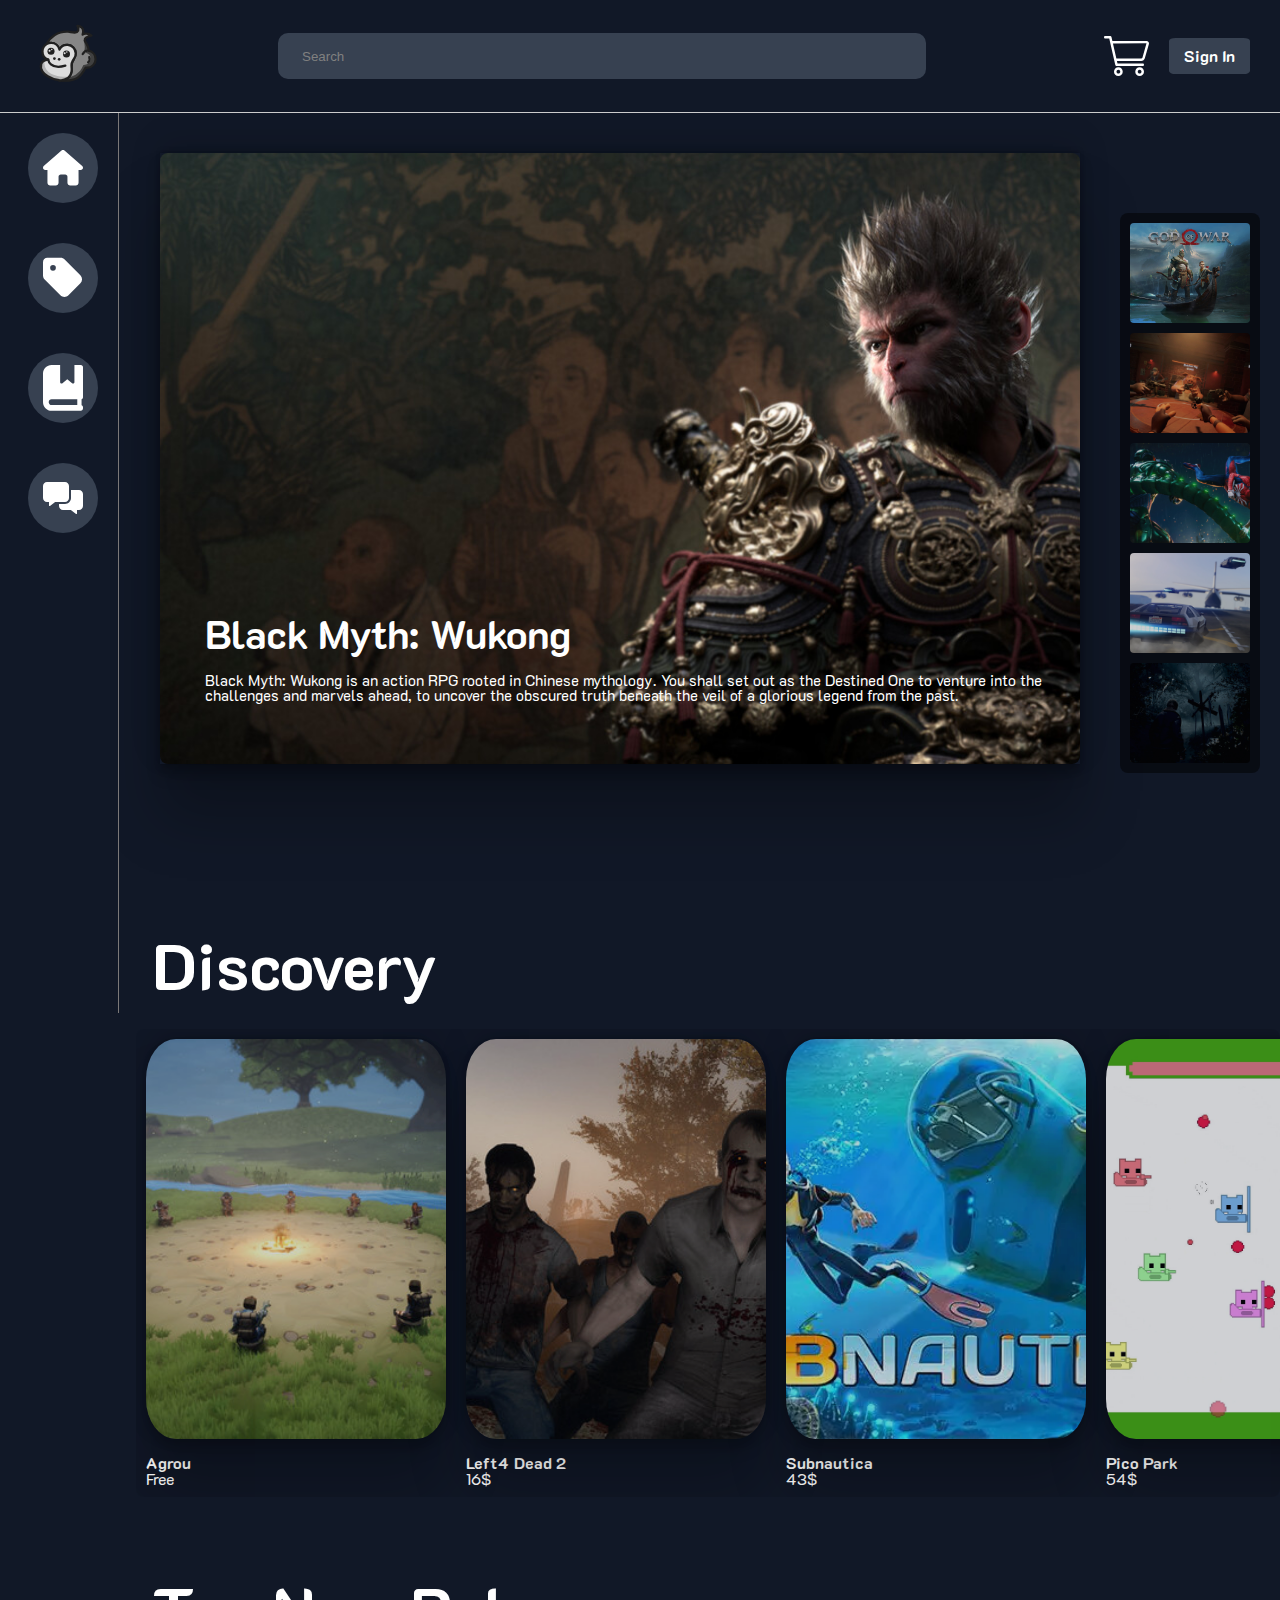
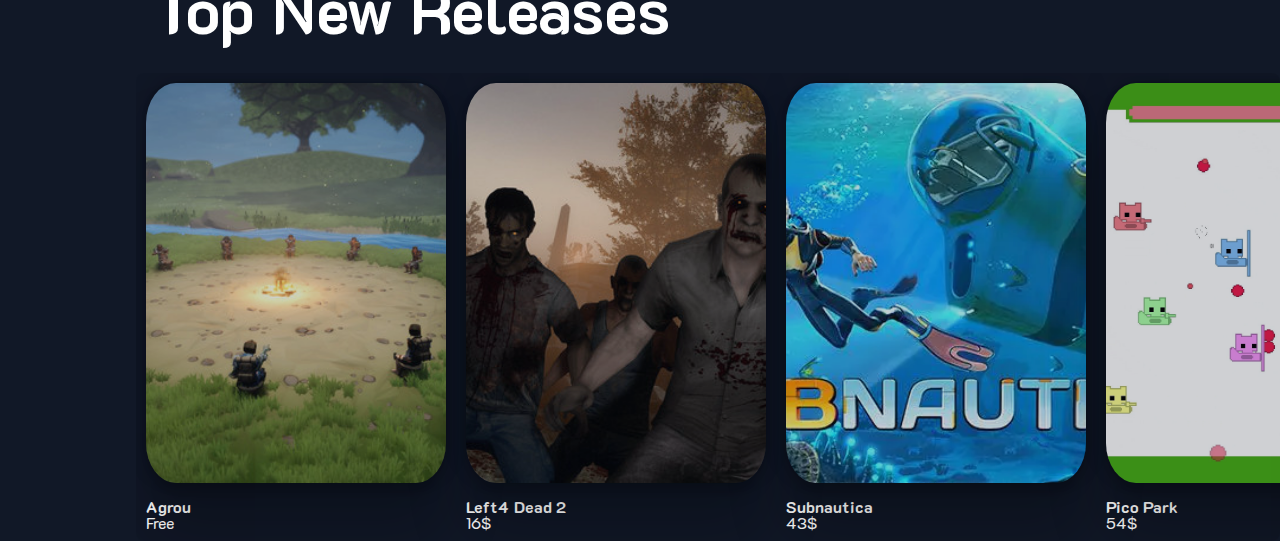
<file: index.html>
<!DOCTYPE html>
<html lang="vi">
  <head>
    <meta charset="UTF-8" />
    <meta name="viewport" content="width=device-width, initial-scale=1.0" />
    <title>Home Page</title>
    <link rel="preconnect" href="https://fonts.googleapis.com" />
    <link rel="preconnect" href="https://fonts.gstatic.com" crossorigin />
    <link
      href="https://fonts.googleapis.com/css2?family=K2D:ital,wght@0,100;0,200;0,300;0,400;0,500;0,600;0,700;0,800;1,100;1,200;1,300;1,400;1,500;1,600;1,700;1,800&family=Roboto:ital,wght@0,100;0,300;0,400;0,500;0,700;0,900;1,100;1,300;1,400;1,500;1,700;1,900&display=swap"
      rel="stylesheet"
    />
    <link rel="stylesheet" href="css/style.css" />
    <link rel="stylesheet" href="css/reset.css" />
    <link rel="shortcut icon" href="img/monkey-logo.svg" type="image/x-icon" />
  </head>
  <body>
    <div class="home">
      <div class="navbar">
        <div class="navbar__logo">
          <a href="overview.html"
            ><img
              id="monkey-logo"
              src="img/monkey-logo.svg"
              alt="MonkeyGameShop"
          /></a>
        </div>
        <div class="navbar__search">
          <input
            class="navbar__search--input"
            type="text"
            placeholder="Search"
          />
        </div>
        <div class="navbar__control">
          <div class="navbar__control shop">
            <svg
              class="shop--logo"
              xmlns="http://www.w3.org/2000/svg"
              width="45"
              viewBox="0 0 576 512"
              fill="#ffffff"
            >
              <path
                d="M184.003 400C153.075 400 128.002 425.072 128.002 456S153.075 512 184.003 512S240.004 486.928 240.004 456S214.932 400 184.003 400ZM184.003 480C170.769 480 160.003 469.232 160.003 456C160.003 442.766 170.769 432 184.003 432S208.004 442.766 208.004 456C208.004 469.232 197.238 480 184.003 480ZM569.854 76.719C563.854 68.75 554.198 64 544.01 64H107.311L95.595 12.469C93.939 5.156 87.47 0 80.001 0H16C7.156 0 0 7.156 0 16S7.156 32 16 32H67.22L144.409 371.531C146.065 378.844 152.534 384 160.003 384H496.009C504.853 384 512.009 376.844 512.009 368S504.853 352 496.009 352H172.784L165.509 320H476.227C497.79 320 516.853 306.125 522.541 286.25L574.823 103.188C577.448 94.031 575.635 84.406 569.854 76.719ZM491.79 277.438C490.008 283.656 483.603 288 476.227 288H160.003C159.403 288 158.894 288.275 158.311 288.34L114.57 95.934L544.072 94.375L491.79 277.438ZM456.008 400C425.08 400 400.007 425.072 400.007 456S425.08 512 456.008 512S512.009 486.928 512.009 456S486.937 400 456.008 400ZM456.008 480C442.774 480 432.008 469.232 432.008 456C432.008 442.766 442.774 432 456.008 432C469.243 432 480.009 442.766 480.009 456C480.009 469.232 469.243 480 456.008 480Z"
              />
            </svg>
          </div>
          <div class="navbar__auth" id="auth-container">
            <!-- Dang nhap dang ki here -->
            <div class="navbar__auth--logouted">
              <div class="btn btn--sign-in" id="login-button">Sign In</div>
              <div class="avatar hidden" id="user-avatar">
                <img
                  src="[data-uri]"
                  alt="Avatar"
                />
              </div>
            </div>
          </div>
        </div>
      </div>
      <div class="container">
        <div id="sidebar-container"></div>
        <div class="content">
          <div class="content__main-image">
            <img
              src="img/slideshow/wukong.jpg"
              alt="Main Image"
              id="current-image"
            />
            <p class="content__caption" id="current-caption">
              <span class="bold">Black Myth: Wukong</span> <br />
              <span class="light">
                Black Myth: Wukong is an action RPG rooted in Chinese mythology.
                You shall set out as the Destined One to venture into the<br />
                challenges and marvels ahead, to uncover the obscured truth
                beneath the veil of a glorious legend from the past.
              </span>
            </p>
          </div>

          <div class="content__queue">
            <img
              src="img/Game Image/god of war/anh1.jpg"
              alt="Image 2"
              class="content__queue-image"
              data-title="God of War"
              data-description="God of War is a series of first- and third-person military tactical shooters ."
            />
            <img
              src="img/Game Image/Liar_s Bar/anh2.jpg"
              alt="Image 3"
              class="content__queue-image"
              data-title="Liar Bar"
              data-description="Liar Bar is a strategy video game mod for the video game Dota 2. "
            />
            <img
              src="img/Game Image/Marvel’s Spider-Man Remastered/anh1.jpg"
              alt="Image 4"
              data-title="Marvel’s Spider-Man"
              data-description="Marvel’s Spider-Man is a Puzzle RPG Style Mobile Game Developed by xDNA and Published by Nutaku with NSFW content."
              class="content__queue-image"
            />
            <img
              src="img/Game Image/gta V/anh1.jpg"
              alt="Image 5"
              data-title="GTA 5"
              data-description="GTA 5 is a free-to-play open world K-fantasy MMORPG that can be cross-played on both PC and mobile devices."
              class="content__queue-image"
            /><img
              src="img/Game Image/Resident Evil 4/anh1.jpg"
              alt="Image 6"
              class="content__queue-image"
              data-title="Resident Evil 4"
              data-description="Resident Evil 4 is a 2020 action platform video game co-developed by One More Level and Slipgate Ironworks."
            />
          </div>
        </div>
      </div>
      <div class="body">
        <h2 class="body__title">Discovery</h2>
        <div class="discovery">
          <div class="discovery__game">
            <img
              class="discovery__game game__img"
              src="img/Game Image/Agrou/anh6.jpg"
              alt="Agrou"
            />
            <h4 class="discovery__game game__name">Agrou</h4>
            <p class="discovery__game game__cost">Free</p>
          </div>
          <div class="discovery__game">
            <img
              class="discovery__game game__img"
              src="img/Game Image/Left4 Dead 2/anh7.jpg"
              alt="Game"
            />
            <h4 class="discovery__game game__name">Left4 Dead 2</h4>
            <p class="discovery__game game__cost">16$</p>
          </div>
          <div class="discovery__game">
            <img
              class="discovery__game game__img"
              src="img/Game Image/Subnautica/anh1.jpg"
              alt="Game"
            />
            <h4 class="discovery__game game__name">Subnautica</h4>
            <p class="discovery__game game__cost">43$</p>
          </div>
          <div class="discovery__game">
            <img
              class="discovery__game game__img"
              src="img/Game Image/Pico Park/anh3.jpg"
              alt="Game"
            />
            <h4 class="discovery__game game__name">Pico Park</h4>
            <p class="discovery__game game__cost">54$</p>
          </div>
          <div class="discovery__game">
            <img
              class="discovery__game game__img"
              src="img/Game Image/escape the backroom/anh6.jpg"
              alt="Game"
            />
            <h4 class="discovery__game game__name">Escape the backroom</h4>
            <p class="discovery__game game__cost">12$</p>
          </div>
          <div class="discovery__game">
            <img
              class="discovery__game game__img"
              src="img/Game Image/Moving Out/anh1.jpg"
              alt="Game"
            />
            <h4 class="discovery__game game__name"></h4>
            <p class="discovery__game game__cost">51$</p>
          </div>
          <div class="discovery__game">
            <img
              class="discovery__game game__img"
              src="img/Game Image/escape the backroom/anh7.jpg"
              alt="Game"
            />
            <h4 class="discovery__game game__name">Escape the backroom</h4>
            <p class="discovery__game game__cost">1232$</p>
          </div>
          <div class="discovery__game">
            <img
              class="discovery__game game__img"
              src="img/Game Image/Moving Out/anh2.jpg"
              alt="Game"
            />
            <h4 class="discovery__game game__name"></h4>
            <p class="discovery__game game__cost">431$</p>
          </div>
          <div class="discovery__game">
            <img
              class="discovery__game game__img"
              src="img/Game Image/escape the backroom/anh1.jpg"
              alt="Game"
            />
            <h4 class="discovery__game game__name">Escape the backroom</h4>
            <p class="discovery__game game__cost">12$</p>
          </div>
          <div class="discovery__game">
            <img
              class="discovery__game game__img"
              src="img/Game Image/Moving Out/anh6.jpg"
              alt="Game"
            />
            <h4 class="discovery__game game__name"></h4>
            <p class="discovery__game game__cost">152$</p>
          </div>
          <div class="discovery__game">
            <img
              class="discovery__game game__img"
              src="img/Game Image/escape the backroom/anh2.jpg"
              alt="Game"
            />
            <h4 class="discovery__game game__name">Escape the backroom</h4>
            <p class="discovery__game game__cost">Free</p>
          </div>
          <div class="discovery__game">
            <img
              class="discovery__game game__img"
              src="img/Game Image/Moving Out/anh3.jpg"
              alt="Game"
            />
            <h4 class="discovery__game game__name"></h4>
            <p class="discovery__game game__cost">Free</p>
          </div>
        </div>
        <h2 class="body__title">Top New Releases</h2>
        <div class="discovery">
          <div class="discovery__game">
            <img
              class="discovery__game game__img"
              src="img/Game Image/Agrou/anh6.jpg"
              alt="Agrou"
            />
            <h4 class="discovery__game game__name">Agrou</h4>
            <p class="discovery__game game__cost">Free</p>
          </div>
          <div class="discovery__game">
            <img
              class="discovery__game game__img"
              src="img/Game Image/Left4 Dead 2/anh7.jpg"
              alt="Game"
            />
            <h4 class="discovery__game game__name">Left4 Dead 2</h4>
            <p class="discovery__game game__cost">16$</p>
          </div>
          <div class="discovery__game">
            <img
              class="discovery__game game__img"
              src="img/Game Image/Subnautica/anh1.jpg"
              alt="Game"
            />
            <h4 class="discovery__game game__name">Subnautica</h4>
            <p class="discovery__game game__cost">43$</p>
          </div>
          <div class="discovery__game">
            <img
              class="discovery__game game__img"
              src="img/Game Image/Pico Park/anh3.jpg"
              alt="Game"
            />
            <h4 class="discovery__game game__name">Pico Park</h4>
            <p class="discovery__game game__cost">54$</p>
          </div>
          <div class="discovery__game">
            <img
              class="discovery__game game__img"
              src="img/Game Image/escape the backroom/anh6.jpg"
              alt="Game"
            />
            <h4 class="discovery__game game__name">Escape the backroom</h4>
            <p class="discovery__game game__cost">12$</p>
          </div>
          <div class="discovery__game">
            <img
              class="discovery__game game__img"
              src="img/Game Image/Moving Out/anh1.jpg"
              alt="Game"
            />
            <h4 class="discovery__game game__name"></h4>
            <p class="discovery__game game__cost">51$</p>
          </div>
          <div class="discovery__game">
            <img
              class="discovery__game game__img"
              src="img/Game Image/escape the backroom/anh7.jpg"
              alt="Game"
            />
            <h4 class="discovery__game game__name">Escape the backroom</h4>
            <p class="discovery__game game__cost">1232$</p>
          </div>
          <div class="discovery__game">
            <img
              class="discovery__game game__img"
              src="img/Game Image/Moving Out/anh2.jpg"
              alt="Game"
            />
            <h4 class="discovery__game game__name"></h4>
            <p class="discovery__game game__cost">431$</p>
          </div>
          <div class="discovery__game">
            <img
              class="discovery__game game__img"
              src="img/Game Image/escape the backroom/anh1.jpg"
              alt="Game"
            />
            <h4 class="discovery__game game__name">Escape the backroom</h4>
            <p class="discovery__game game__cost">12$</p>
          </div>
          <div class="discovery__game">
            <img
              class="discovery__game game__img"
              src="img/Game Image/Moving Out/anh6.jpg"
              alt="Game"
            />
            <h4 class="discovery__game game__name"></h4>
            <p class="discovery__game game__cost">152$</p>
          </div>
          <div class="discovery__game">
            <img
              class="discovery__game game__img"
              src="img/Game Image/escape the backroom/anh2.jpg"
              alt="Game"
            />
            <h4 class="discovery__game game__name">Escape the backroom</h4>
            <p class="discovery__game game__cost">Free</p>
          </div>
          <div class="discovery__game">
            <img
              class="discovery__game game__img"
              src="img/Game Image/Moving Out/anh3.jpg"
              alt="Game"
            />
            <h4 class="discovery__game game__name"></h4>
            <p class="discovery__game game__cost">Free</p>
          </div>
        </div>
      </div>
    </div>
    <script src="main.js"></script>
  </body>
</html>
</file>
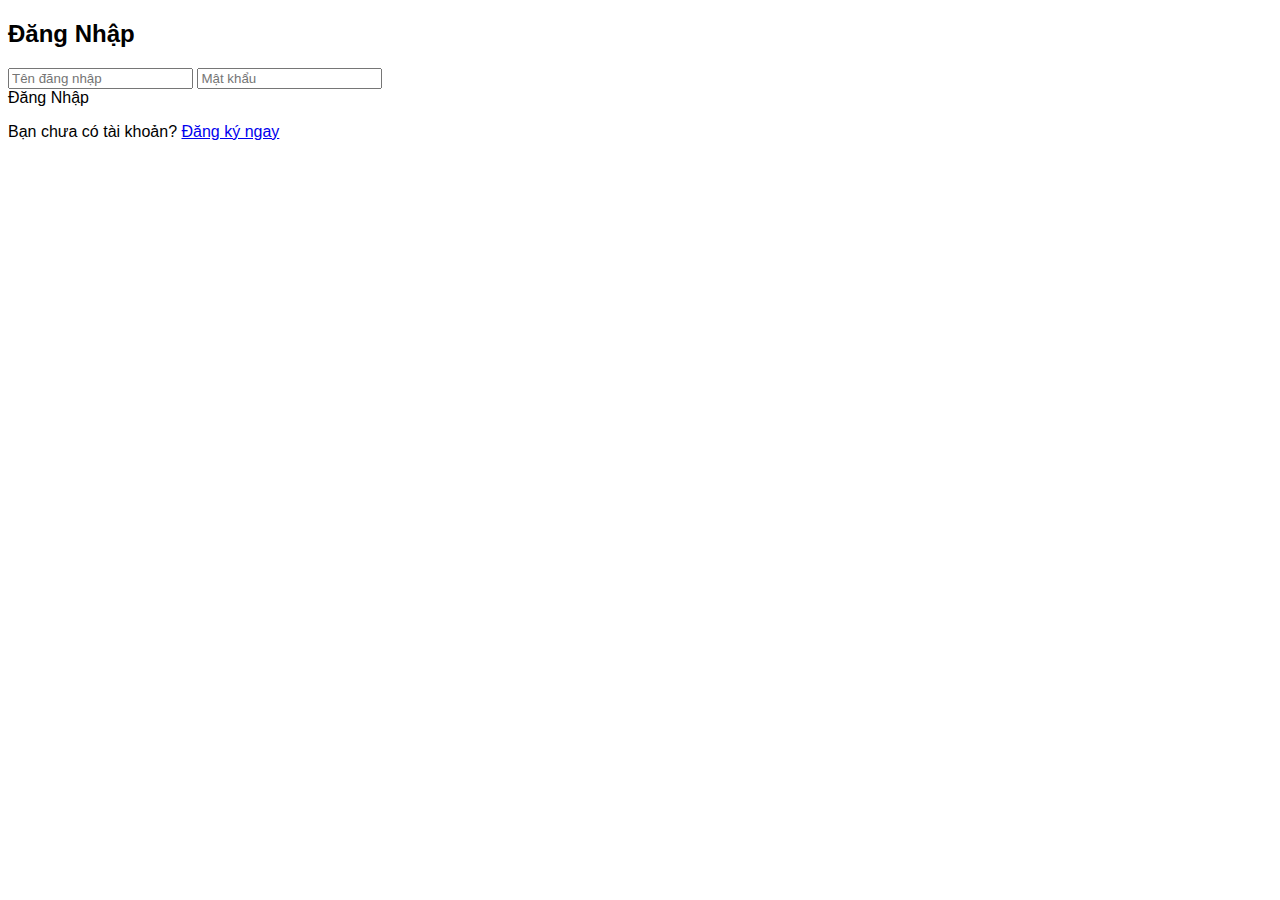
<file: login.html>
<!DOCTYPE html>
<html lang="en">
<head>
  <meta charset="UTF-8">
  <meta name="viewport" content="width=device-width, initial-scale=1.0">
  <title>Trang Đăng Nhập</title>
  <link rel="stylesheet" href="style.css">
</head>
<body>
  <div class="container">
    <div class="form-container">
      <h2>Đăng Nhập</h2>
      <input type="text" id="username" placeholder="Tên đăng nhập" required />
      <input type="password" id="password" placeholder="Mật khẩu" required />
      <div id="submit-login" class="login-btn">Đăng Nhập</div>
      <p>Bạn chưa có tài khoản? <a href="register.html">Đăng ký ngay</a></p>
    </div>
  </div>
  <script src="main.js"></script>
</body>
</html>
</file>
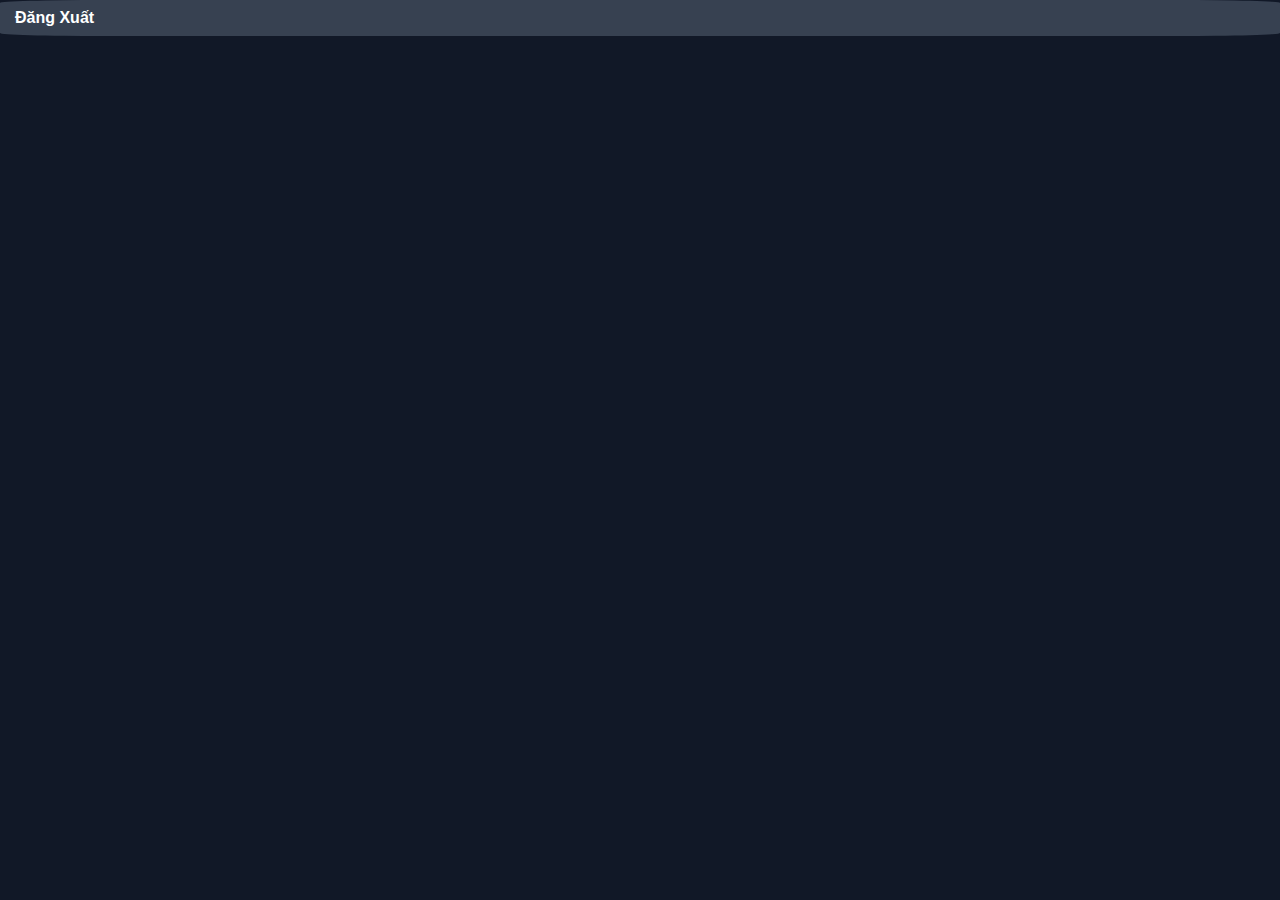
<file: profile.html>
<!DOCTYPE html>
<html lang="en">
  <head>
    <meta charset="UTF-8" />
    <meta name="viewport" content="width=device-width, initial-scale=1.0" />
    <link rel="stylesheet" href="css/style.css" />
    <link
      rel="shortcut icon"
      href="img/monkey-logo.svg"
      type="image/x-icon"
    />
    <link rel="stylesheet" href="css/reset.css" />
    <title>Profile</title>
  </head>
  <body>
    <div id="logout-button" class="btn login-btn">Đăng Xuất</div>
    <script src="main.js"></script>
  </body>
</html>
</file>
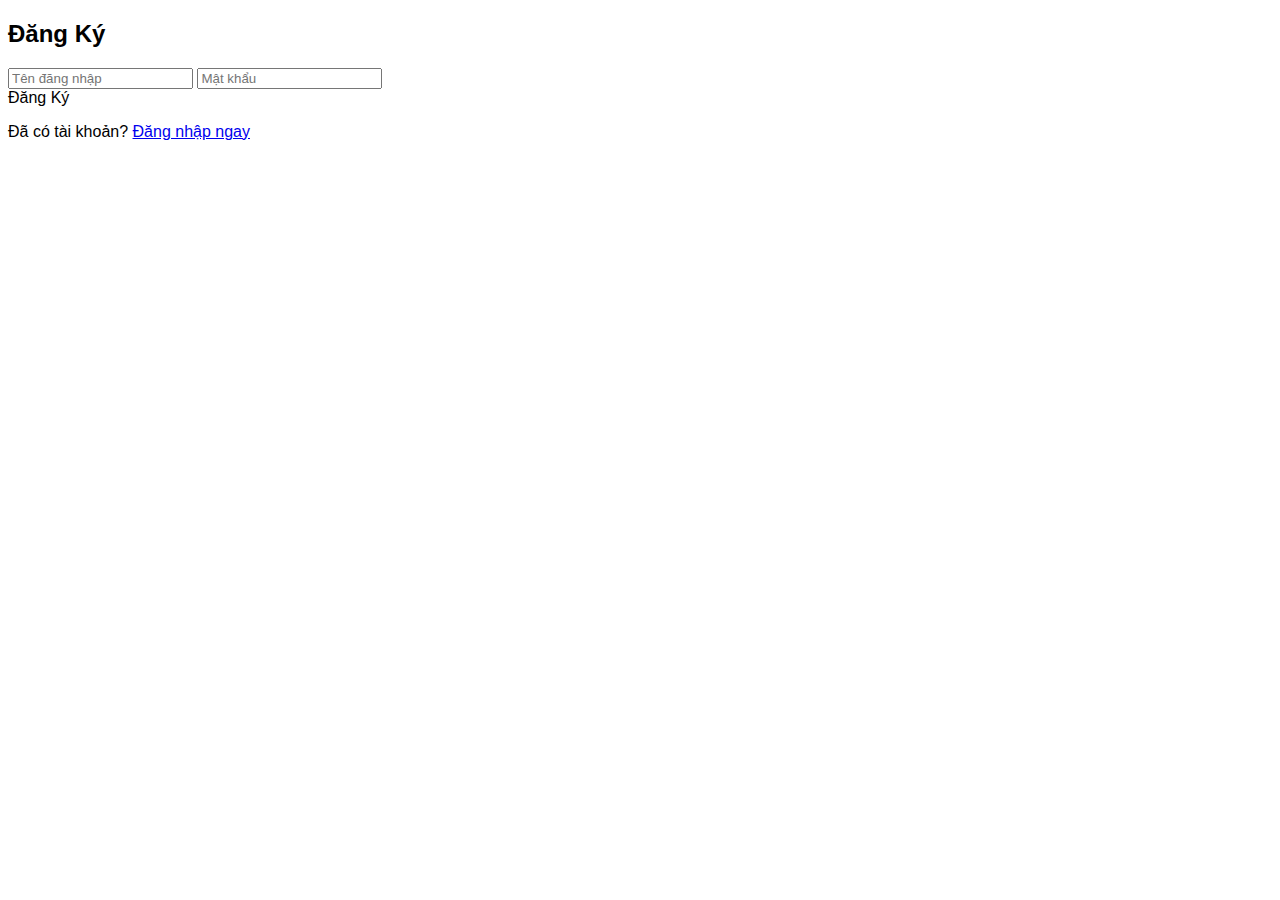
<file: register.html>
<!DOCTYPE html>
<html lang="en">
<head>
  <meta charset="UTF-8">
  <meta name="viewport" content="width=device-width, initial-scale=1.0">
  <title>Trang Đăng Ký</title>
  <link rel="stylesheet" href="style.css">
</head>
<body>
  <div class="container">
    <div class="form-container">
      <h2>Đăng Ký</h2>
      <input type="text" id="register-username" placeholder="Tên đăng nhập" required />
      <input type="password" id="register-password" placeholder="Mật khẩu" required />
      <div id="submit-register" class="login-btn">Đăng Ký</div>
      <p>Đã có tài khoản? <a href="login.html">Đăng nhập ngay</a></p>
    </div>
  </div>
  <script src="main.js"></script>
</body>
</html>
</file>
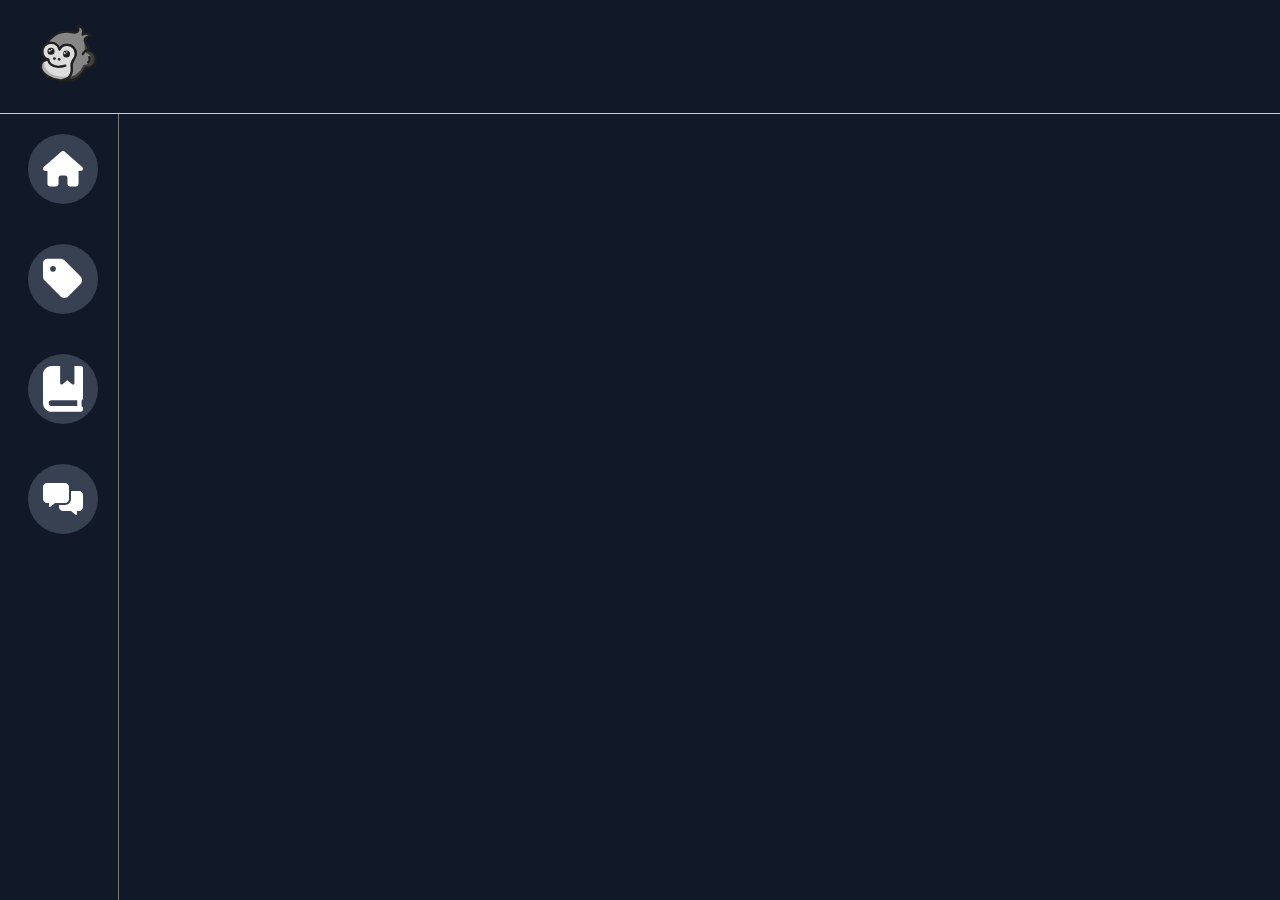
<file: shop.html>
<!DOCTYPE html>
<html lang="en">
  <head>
    <meta charset="UTF-8" />
    <meta name="viewport" content="width=device-width, initial-scale=1.0" />
    <link
      rel="shortcut icon"
      href="./img/monkey-logo.svg"
      type="image/x-icon"
    />
    <title>Shop</title>
    <link rel="stylesheet" href="/css/style.css" />
    <link rel="stylesheet" href="/css/reset.css" />
  </head>
  <body>
    <div class="navbar">
      <div class="navbar__logo">
        <img src="./img/monkey-logo.svg" alt="MonkeyGameShop" />
      </div>
    </div>
    <div id="sidebar-container"></div>
  </body>
  <script src="main.js"></script>
</html>
</file>
<file: css/style.css>
:root {
  --main-color: #111827;
  --search-color: #374151;
  --ative-color: #7b68ee;
  font-size: 16px;
}

@font-face {
  font-family: "Roboto";
  src: url("../fonts/Roboto/Roboto-Regular.ttf") format("truetype");
  font-weight: normal;
  font-style: normal;
}

@font-face {
  font-family: "Roboto";
  src: url(../fonts/K2D/K2D-Regular.ttf) format("truetype");
  font-weight: bold;
  font-style: normal;
}

body {
  background-color: var(--main-color);
  font-size: 1rem;
  font-family: "K2D", sans-serif !important;
  position: relative;
}

.navbar {
  padding: 1.25rem 1.875rem;
  display: flex;
  align-items: center;
  position: sticky;
  top: 0;
  background-color: var(--main-color);
  z-index: 999;
  justify-content: space-between;
  border-bottom: 0.03125rem solid #ccc;
}

input:focus {
  cursor: progress;
  border-color: #06223e;
}

.navbar__searc {
  display: flex;
  align-items: center;
}

.navbar__search--input {
  width: 40rem;
  height: 2.5rem;
  border-radius: 0.625rem;
  outline: none;
  border: 0.125rem solid transparent;
  background-color: var(--search-color);
}

.navbar__search--input::placeholder {
  color: gray;
  padding-left: 1.25rem;
}

.navbar__auth {
  display: flex;
  align-items: center;
}

.navbar__auth button {
  margin-left: 0.625rem;
  padding: 0.3125rem 0.625rem;
  background-color: #007bff;
  border: none;
  color: white;
  cursor: pointer;
  border-radius: 0.25rem;
}

.navbar__auth button:hover {
  background-color: #0056b3;
}

.navbar__auth img {
  width: 2.8125rem;
  height: 2.8125rem;
  border-radius: 50%;
  cursor: pointer;
}

.navbar__control {
  display: flex;
  align-items: center;
}

.navbar__auth--logouted {
  display: flex;
}

.btn {
  padding: 0.625rem 0.9375rem;
  background-color: var(--search-color);
  border-radius: 8%;
  color: #fff;
  font-weight: bold;
}

.btn:hover {
  cursor: pointer;
  background-color: rgba(55, 65, 81, 0.7);
}

.hidden {
  display: none;
}

.avatar img {
  border-radius: 50%;
  border: 0.125rem solid #122e4b;
  object-fit: cover;
  margin-left: 1.25rem;
}

.btn--sign-in {
  margin-left: 1.25rem;
}

.sidebar {
  display: flex;
  position: fixed;
  flex-direction: column;
  height: 100%;
  background-color: var(--main-color);
  z-index: 999;
  border-right: 0.03125rem solid #7b7878;
}

.ovr {
  background-color: var(--search-color);
  width: 4.375rem;
  display: flex;
  position: relative;
  align-items: center;
  justify-content: center;
  border-radius: 50%;
  height: 4.375rem;
  margin: 1.25rem;
  margin-left: 1.75rem;
  transition: all 0.3s ease;
}

.ovr:hover {
  cursor: pointer;
  background-color: var(--ative-color);
  box-shadow: 0 0.25rem 0.5rem rgba(0, 0, 0, 0.2);
  transform: scale(1.1);
}

.sidebar__book-mark::after {
  content: "Bookmarks";
}

.sidebar__home::after {
  content: "Home";
}

.sidebar__shop::after {
  content: "Shop";
}

.sidebar__chat::after {
  content: "Question";
}

.ovr::after {
  background-color: #7b68ee;
  color: #fff;
  padding: 0.625rem;
  min-width: 5.625rem;
  display: flex;
  position: absolute;
  top: 50%;
  left: 200%;
  transform: translate(-50%, -50%);
  opacity: 0;
  transition: opacity 0.3s ease;
  align-items: center;
  justify-content: center;
  border-radius: 0.625rem;
}

.ovr:hover::after {
  opacity: 1;
}

.ovr.active {
  background-color: var(--ative-color);
  transform: scale(1.1);
}

.content {
  width: calc(100% - 7.5rem);
  display: flex;
  margin-left: auto;
  position: relative;
}

.content__main-image {
  width: 90%;
  height: 38.1875rem;
  margin: 2.5rem;
  box-shadow: rgba(0, 0, 0, 0.25) 0px 54px 55px,
    rgba(0, 0, 0, 0.12) 0px -12px 30px, rgba(0, 0, 0, 0.12) 0px 4px 6px,
    rgba(0, 0, 0, 0.17) 0px 12px 13px, rgba(0, 0, 0, 0.09) 0px -3px 5px;
}

.content__main-image img {
  width: 100%;
  height: 100%;
  border-radius: 0.5rem;
  object-fit: cover;
}

.content__queue {
  display: flex;
  flex-direction: column;
  gap: 0.625rem;
  background: rgba(0, 0, 0, 0.5);
  padding: 0.625rem;
  border-radius: 0.5rem;
  margin: 6.25rem 1.25rem 5rem 0;
  right: 0.625rem;
  top: 0.625rem;
}

.content__queue-image {
  width: 7.5rem;
  height: 6.25rem;
  border-radius: 0.25rem;
  object-fit: cover;
  cursor: pointer;
  opacity: 0.8;
  transition: transform 0.3s, opacity 0.3s;
}

.content__queue-image:hover {
  transform: scale(1.1);
  opacity: 1;
}

.container {
  display: flex;
  flex-grow: wrap;
}

.bold {
  color: #ffffff;
  font-weight: bold;
  font-size: 2.5rem;
  position: absolute;
  bottom: 12.5rem;
  z-index: 10;
  left: 5.3125rem;
}

.light {
  color: #ffffff;
  font-size: 0.9375rem;
  position: absolute;
  bottom: 9.375rem;
  left: 5.3125rem;
}
.game__img {
  width: 18.75rem;
  height: 25rem;
  border-radius: 10%;
  object-fit: cover;
  cursor: pointer;
  opacity: 0.8;
  transition: transform 0.3s, opacity 0.3s;
  box-shadow: rgba(0, 0, 0, 0.25) 0px 54px 55px,
    rgba(0, 0, 0, 0.12) 0px -12px 30px, rgba(0, 0, 0, 0.12) 0px 4px 6px,
    rgba(0, 0, 0, 0.17) 0px 12px 13px, rgba(0, 0, 0, 0.09) 0px -3px 5px;
}
.game__img:hover {
  transform: scale(1.05);
  opacity: 1;
}
.discovery {
  display: flex;
  gap: 1.25rem;
  padding: 0.625rem;
  background: transparent;
  border-radius: 0.5rem;
  max-width: 100%;
  margin-left: 1rem;
  overflow: hidden;
  position: relative;
}

.body {
  width: calc(100% - 7.5rem);
  display: flex;
  flex-direction: column;
  margin-left: auto;
  position: relative;
}
.body__title {
  color: #ffffff;
  font-weight: bold;
  margin-left: 2rem;
  margin-bottom: 2rem;
  margin-top: 5rem;
  font-size: 4rem;
}
.discovery__game {
  display: flex;
  flex-direction: column;
}
.game__cost {
  color: #ffffff;
}
.game__name {
  color: #ffffff;
  margin-top: 1rem;
  font-weight: bold;
}
</file>
<file: style.css>
:root {
  --main-color: #111827;
  --search-color: #374151;
}

body {
  /* background-color: var(--main-color); */
  font-size: 1em;
  font-family: Arial, Helvetica, sans-serif !important
}
.navbar {
  padding: 20px 30px;
  display: flex;
  align-items: center;
  justify-content: space-between;
  border-bottom: 2px solid #ccc;
}
input:focus{
  cursor: progress;
  border-color: #06223e;
  
}
.navbar__searc {
  display: flex;
  align-items: center;
}
.navbar__search--input {
  width: 640px;
  height: 40px;
  border-radius: 10px;
  outline: none;
  border: 2px solid transparent;
  background-color: var(--search-color);
}

.navbar__search--input::placeholder {
  color: gray;
  padding-left: 20px;
}

.navbar__auth {
  display: flex;
  align-items: center;
}

.navbar__auth button {
  margin-left: 10px;
  padding: 5px 10px;
  background-color: #007bff;
  border: none;
  color: white;
  cursor: pointer;
  border-radius: 4px;
}

.navbar__auth button:hover {
  background-color: #0056b3;
}

/* Avatar */
.navbar__auth img {
  width: 45px;
  height: 45px;
  border-radius: 50%;
  cursor: pointer;
}
.navbar__control
{
  display: flex;
  align-items: center;

}
.navbar__auth--logouted{
  display: flex;
}
.btn{
  padding: 10px 15px 10px 15px;
  background-color: var(--search-color);
  border-radius: 8%;
  color: #fff;
  font-weight: bold;

}
.btn:hover{
  cursor: pointer;
  background-color: rgba(55, 65, 81,0.7)
  ;
}
.hidden {
  display: none;
}
.avatar img {
 
  border-radius: 50%;
  border: 2px solid #122e4b;
  object-fit: cover;
}
</file>
